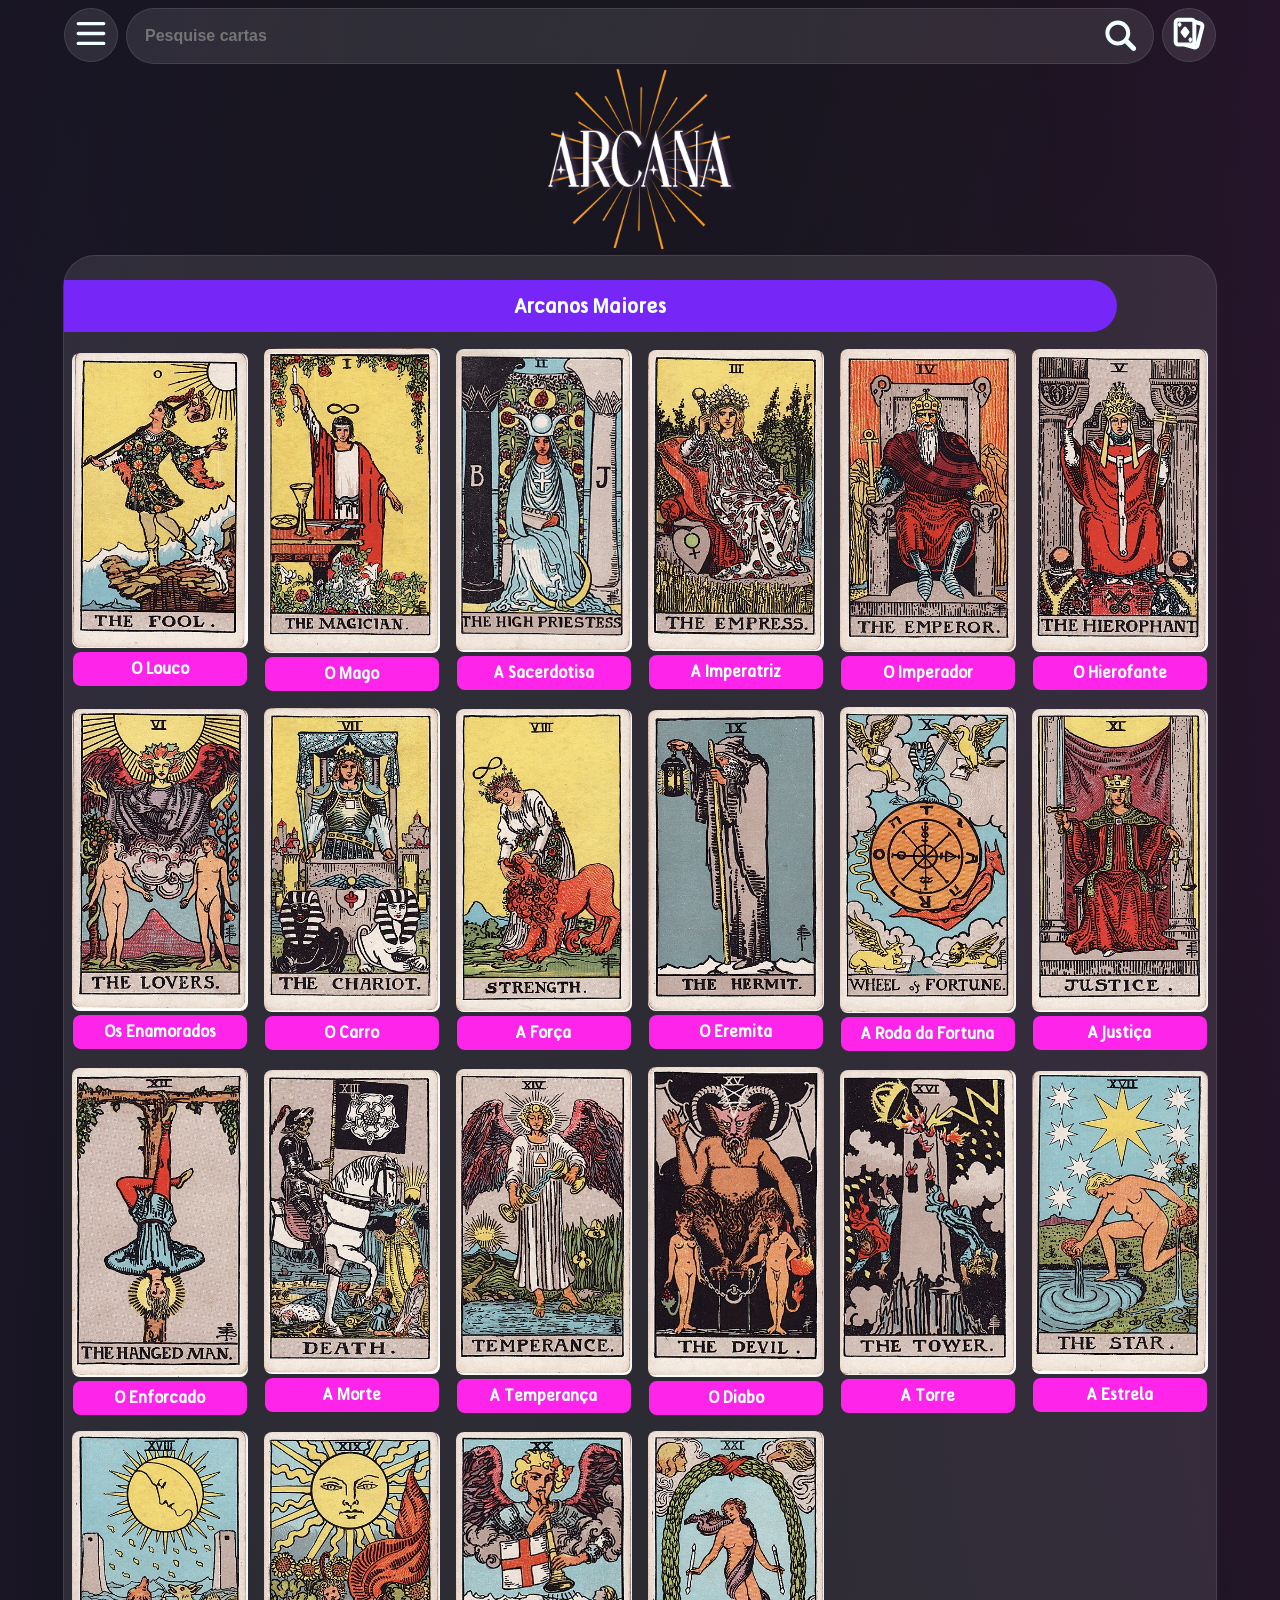
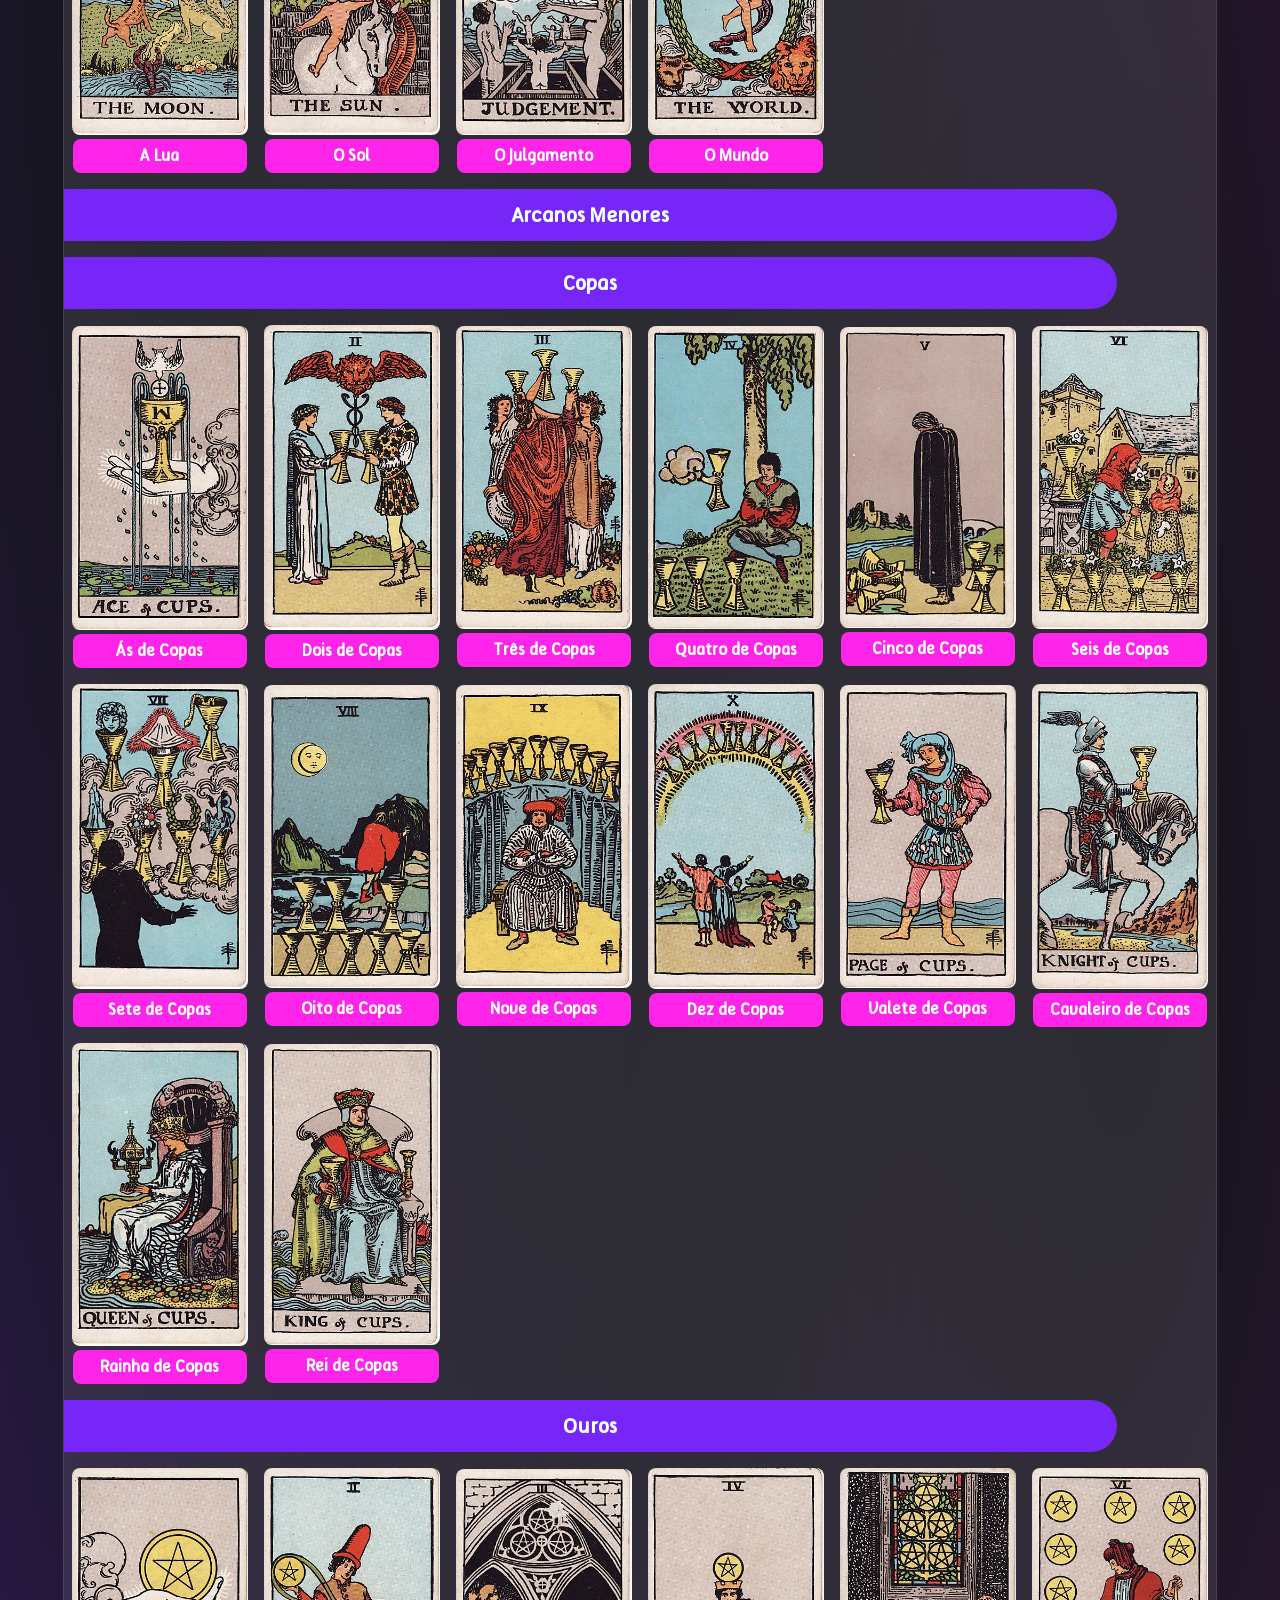
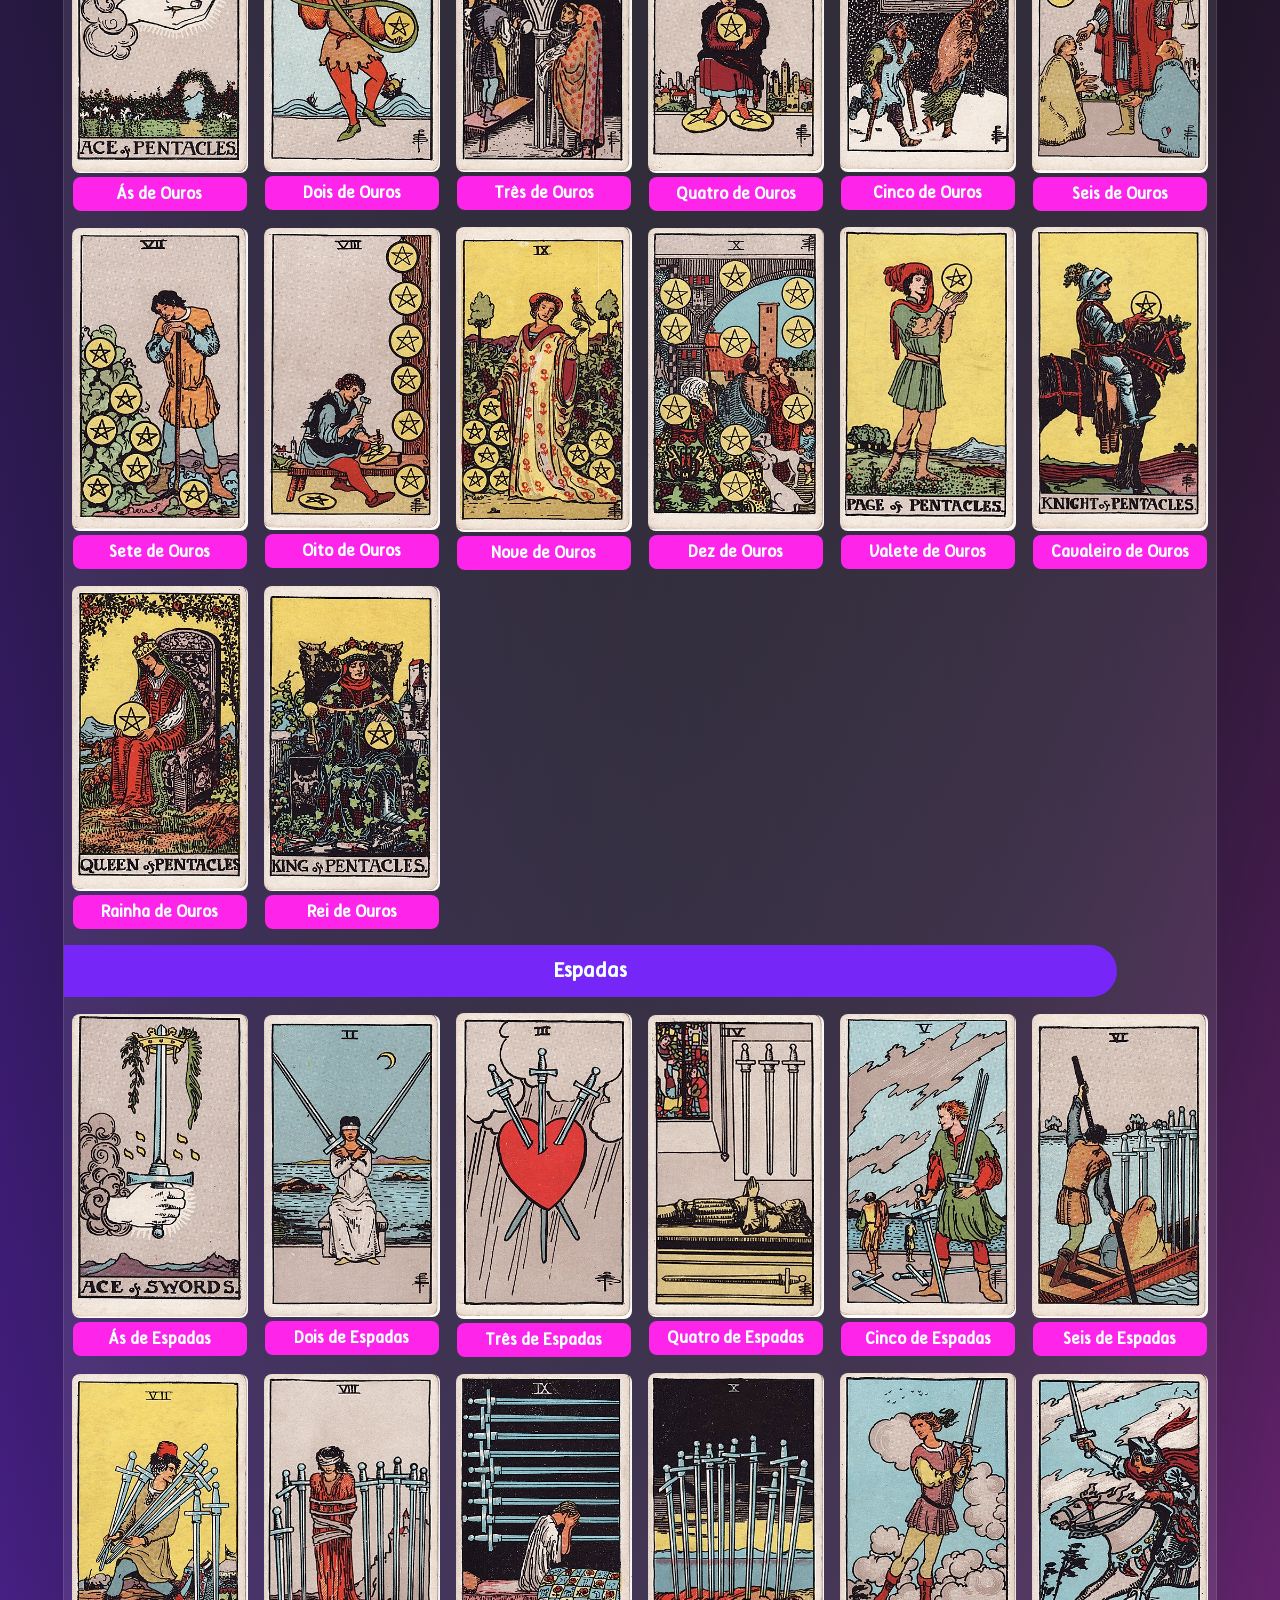
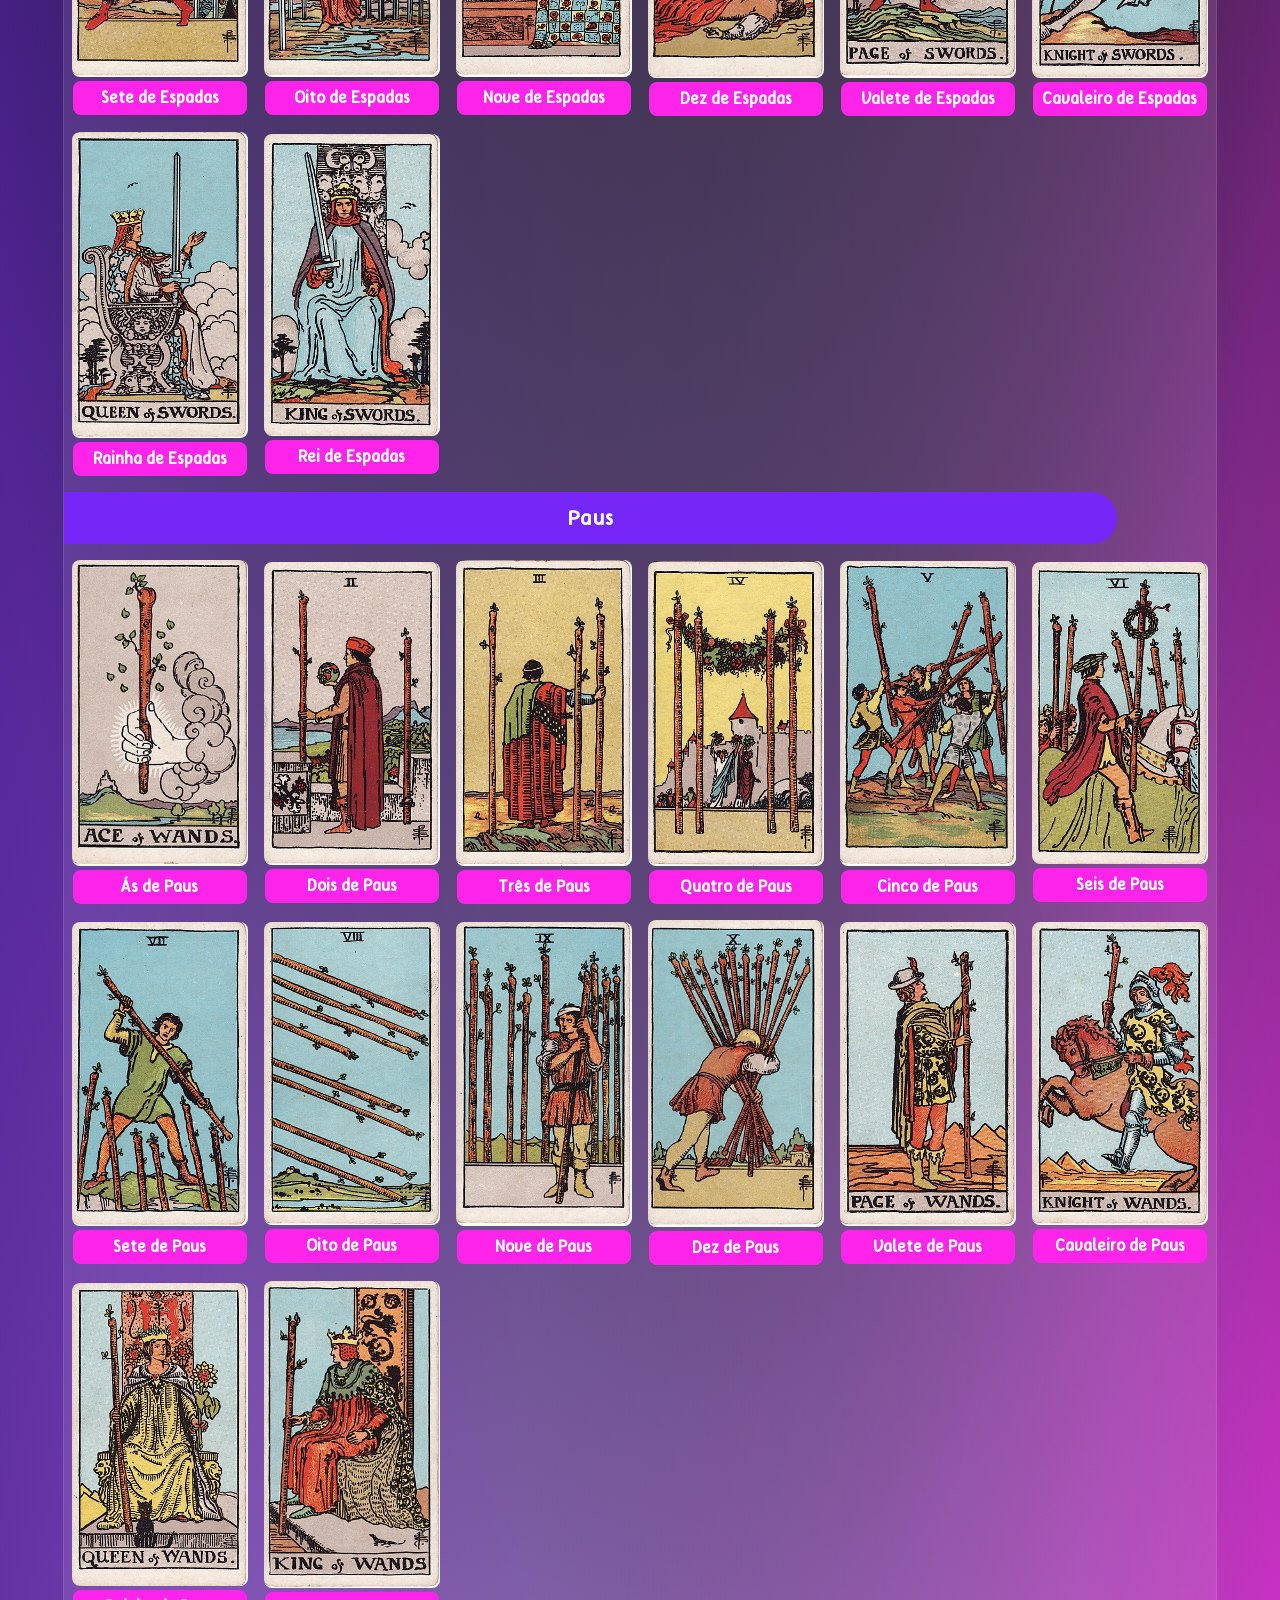
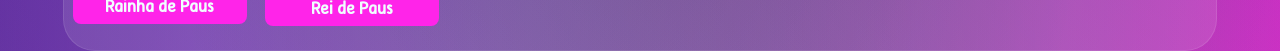
<file: index.html>
<!DOCTYPE html>
<html lang="pt-BR">

<head>
    <meta charset="UTF-8">
    <meta name="viewport" content="width=device-width, initial-scale=1.0">
    <title>Arcana</title>
    <link rel="stylesheet" href="css/style.css">
</head>

<body>
    <div id="header">
        <div id="header-container">
            <div id="header-buttons">
                <button id="menu-button"><img class="icon" src="icons/menu.svg"></button>
                <div id="search-container">
                    <input id="search-bar" type="text" placeholder="Pesquise cartas" autocomplete="off"></input>
                    <img id="search-icon" src="icons/lupinha.svg">
                </div>
                <button id="toggle-button"><img class="icon" src="icons/cards.svg"></button>
            </div>
            <div id="search-results" class="hidden"></div>
            <div id="menu" class="hidden">
                <a href="game.html">Tirar cartas</a>
                <a href="about.html">Sobre</a>
            </div>
        </div>

        <div id="logo-container">
            <img id="bg" src="images/logoBg.png">
            <img id="fg" src="images/logoFg.png">
        </div>
    </div>

    <script src="scripts/tarotCards.js"></script>
    <script src="scripts/index.js"></script>
</body>

</html>
</file>
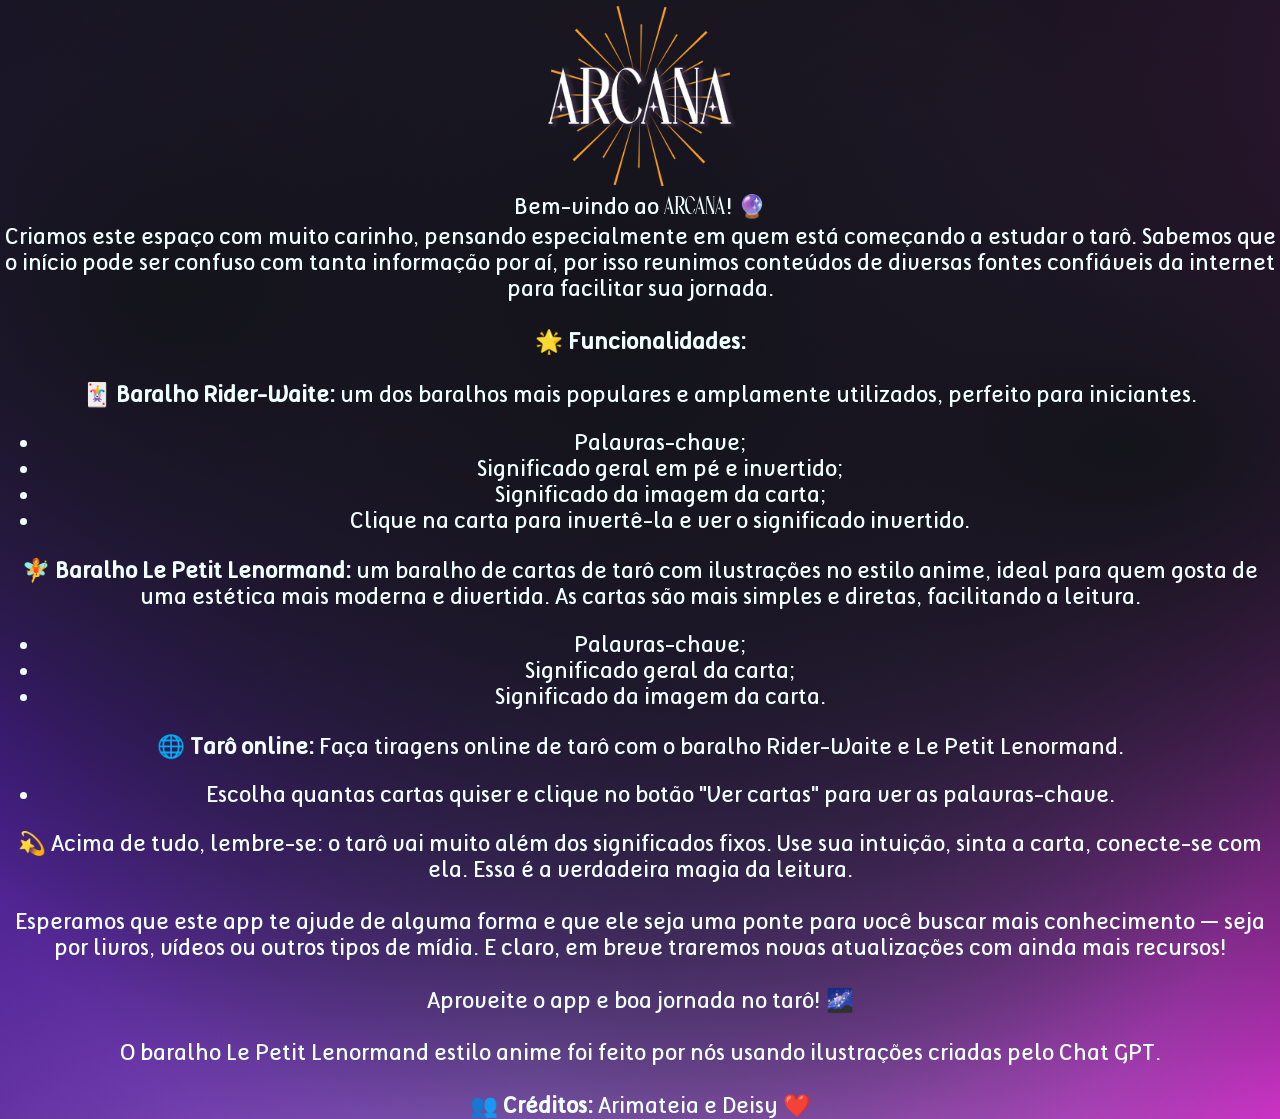
<file: about.html>
<!DOCTYPE html>
<html lang="pt-BR">

<head>
    <meta charset="UTF-8">
    <meta name="viewport" content="width=device-width, initial-scale=1.0">
    <title>Arcana - Sobre</title>
    <link rel="stylesheet" href="css/style.css">
</head>

<body>
    <div id="header">
        <div id="logo-container">
            <img id="bg" src="images/logoBg.png">
            <img id="fg" src="images/logoFg.png">
        </div>
    </div>
    <div class="instruction-message">
        Bem-vindo ao <span style="font-family: 'StarlightRune'; font-size: 20pt;">ARCANA</span>! 🔮<br>
        Criamos este espaço com muito carinho, pensando especialmente em quem está começando a estudar o tarô.
        Sabemos que o início pode ser confuso com tanta informação por aí, por isso reunimos conteúdos de diversas
        fontes confiáveis da internet para facilitar sua jornada.
        <br><br>
        <b>🌟 Funcionalidades:</b><br><br>

        <b>🃏 Baralho Rider-Waite:</b> um dos baralhos mais populares e amplamente utilizados, perfeito para
        iniciantes.<br>

        <ul>
            <li>Palavras-chave;</li>
            <li>Significado geral em pé e invertido;</li>
            <li>Significado da imagem da carta;</li>
            <li>Clique na carta para invertê-la e ver o significado invertido.</li>
        </ul>

        <b>🧚 Baralho Le Petit Lenormand:</b> um baralho de cartas de tarô com ilustrações no estilo anime, ideal
        para quem gosta de uma estética mais moderna e divertida. As cartas são mais simples e diretas, facilitando a
        leitura.<br>

        <ul>
            <li>Palavras-chave;</li>
            <li>Significado geral da carta;</li>
            <li>Significado da imagem da carta.</li>
        </ul>

        <b>🌐 Tarô online:</b> Faça tiragens online de tarô com o baralho Rider-Waite e Le Petit Lenormand.<br>
        <ul><li>Escolha quantas cartas quiser e clique no botão "Ver cartas" para ver as palavras-chave.</li></ul>

        💫 Acima de tudo, lembre-se: o tarô vai muito além dos significados fixos. Use sua intuição, sinta a carta,
        conecte-se com ela. Essa é a verdadeira magia da leitura.
        <br><br> Esperamos que este app te ajude de alguma
        forma e que ele seja uma ponte para você buscar mais conhecimento — seja por livros, vídeos ou outros tipos de
        mídia. E claro, em breve traremos novas atualizações com ainda mais recursos!
        <br><br> Aproveite o app e boa
        jornada no tarô! 🌌
        <br><br> O baralho Le Petit Lenormand estilo anime foi feito por nós usando ilustrações
        criadas pelo Chat GPT.
        <br><br> <b>👥 Créditos:</b> Arimateia e Deisy ❤️
    </div>
    <script src="scripts/tarotCards.js"></script>
</body>

</html>
</file>
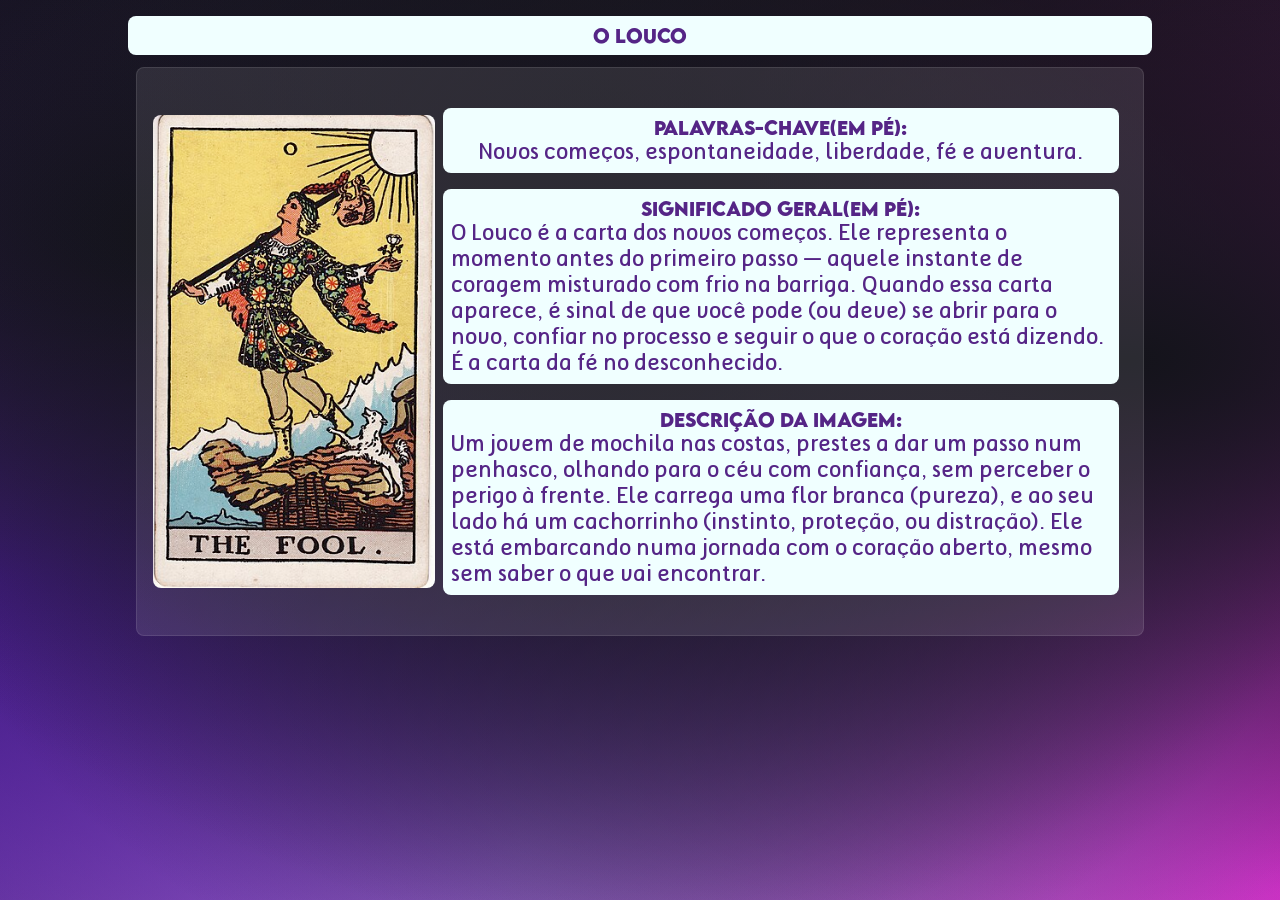
<file: cardview.html>
<!DOCTYPE html>
<html lang="pt-BR">

<head>
    <meta charset="UTF-8">
    <meta name="viewport" content="width=device-width, initial-scale=1.0">
    <title>Arcana</title>
    <link rel="stylesheet" href="css/style.css">
</head>

<body>
    <script src="scripts/tarotCards.js"></script>
    <script src="scripts/cardview.js"></script>
</body>

</html>
</file>
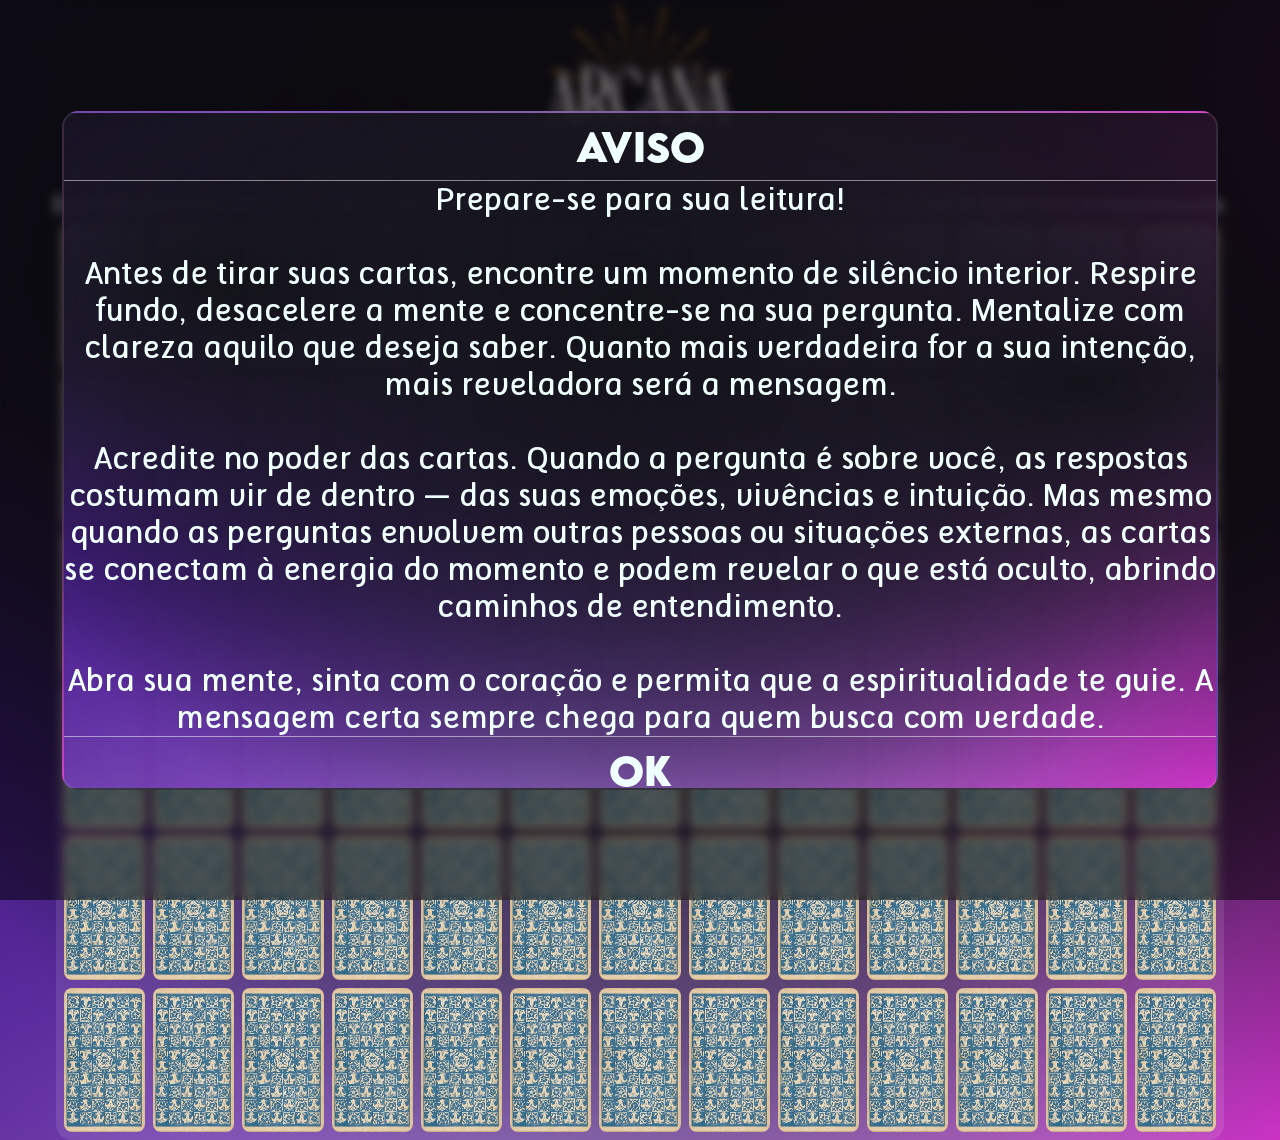
<file: game.html>
<!DOCTYPE html>
<html lang="pt-BR">

<head>
    <meta charset="UTF-8">
    <meta name="viewport" content="width=device-width, initial-scale=1.0">
    <title>Arcana - Tarô online</title>
    <link rel="stylesheet" href="css/style.css">
</head>

<body>
    <div id="header">
        <div id="logo-container">
            <img id="bg" src="images/logoBg.png">
            <img id="fg" src="images/logoFg.png">
        </div>
    </div>
    <div id="instruction-message" class="instruction-message">
        Escolha quantas cartas quiser e clique no botão "Ver cartas" para ver as palavras-chave e fazer sua
        interpretação.
    </div>
    <button id="draw-button" class="hidden">Ver cartas</button>
    <div id="game-container">
        <div id="game-grid"></div>
        <div id="slider" class="hidden">
            <div id="slider-container"></div>
            <img id="prev-button" src="icons/angle-left.svg">
            <img id="next-button" src="icons/angle-right.svg">
        </div>
    </div>
    <button id="copy-prompt-button" class="hidden">Copiar prompt para interpretar com inteligência artificial</button>
    <button id="restart-button" class="transparent-button hidden">Recomeçar</button>

    <div id="dialog-container" class="hidden">
        <div id="instruction-dialog">
            <span class="instruction-message">
                <div id="dialog-title">AVISO</div>
                Prepare-se para sua leitura!<br><br>

                Antes de tirar suas cartas, encontre um momento de silêncio interior. Respire fundo, desacelere a mente
                e
                concentre-se na sua pergunta. Mentalize com clareza aquilo que deseja saber. Quanto mais verdadeira for
                a
                sua intenção, mais reveladora será a mensagem.<br><br>

                Acredite no poder das cartas. Quando a pergunta é sobre você, as respostas costumam vir de dentro — das
                suas
                emoções, vivências e intuição. Mas mesmo quando as perguntas envolvem outras pessoas ou situações
                externas,
                as cartas se conectam à energia do momento e podem revelar o que está oculto, abrindo caminhos de
                entendimento.<br><br>

                Abra sua mente, sinta com o coração e permita que a espiritualidade te guie.
                A mensagem certa sempre chega para quem busca com verdade.
                <div id="ok-button">Ok</div>
            </span>
        </div>

    </div>

    <script src="scripts/tarotCards.js"></script>
    <script src="scripts/game.js"></script>
</body>

</html>
</file>
<file: css/style.css>
:root {
    --text-color: #552586;
    --gradient-0: hsla(240, 15%, 9%, 1);
    --gradient-1: hsla(263, 93%, 56%, 1);
    --gradient-2: rgb(192, 160, 204);
    --gradient-3: hsla(306, 100%, 57%, 1);
}

@font-face {
    font-family: 'StarlightRune';
    src: url('Starlight.ttf') format('truetype');
}

@font-face {
    font-family: 'Tellural';
    src: url('Tellural.ttf') format('truetype');
}

@font-face {
    font-family: 'LemonMilk';
    src: url('LemonMilkBold.otf') format('opentype');
}

body {
    margin: 0;
    font-family: 'Tellural';
    background-color: var(--gradient-0);
    background-image: radial-gradient(at 88% 40%,
            var(--gradient-0) 0px,
            transparent 85%),
        radial-gradient(at 49% 30%, var(--gradient-0) 0px, transparent 85%),
        radial-gradient(at 14% 26%, var(--gradient-0) 0px, transparent 85%),
        radial-gradient(at 0% 64%, var(--gradient-1) 0px, transparent 85%),
        radial-gradient(at 41% 94%, var(--gradient-2) 0px, transparent 85%),
        radial-gradient(at 100% 99%, var(--gradient-3) 0px, transparent 85%);
    display: flex;
    flex-direction: column;
    align-items: center;
    justify-content: start;
    min-height: 100vh;
    overflow-y: scroll;
}

body::-webkit-scrollbar {
    display: none;
}

#header,
#menu {
    display: flex;
    flex-direction: column;
    align-items: center;
    justify-content: center;
    width: 95%;
}

#header-container {
    margin-top: 8px;
    display: flex;
    flex-direction: column;
    align-items: end;
    width: 100%;
}

#header-buttons {
    display: flex;
    flex-direction: row;
    gap: 8px;
    width: 100%;
    height: 5vh;
    padding-bottom: 1px;
}

#header-buttons button,
#header-buttons div,
#search-results,
#menu a,
#draw-button,
#restart-button,
#copy-prompt-button,
.details-container,
.main {
    background-color: rgba(255, 255, 255, 0.1);
    border: solid 1px rgba(255, 255, 255, 0.1);
    border-radius: 32px;
    height: 100%;
}

#header-buttons button {
    aspect-ratio: 1;
    border-radius: 50%;
}

#menu {
    width: 100%;
    height: 100%;
    margin-top: 2px;
    animation: grow 0.2s ease-in forwards;
    transform-origin: top;
}

#menu.hidden {
    display: none;
}

#menu a {
    display: flex;
    justify-content: center;
    align-items: center;
    font-size: 1.5em;
    color: azure;
    text-decoration: none;
    border-radius: 0;
    padding: 8px;
    width: 100%;
}

#search-container {
    display: flex;
    flex-direction: row;
    align-items: center;
    justify-content: center;
    width: 100%;
}

#search-bar {
    width: 100%;
    font-size: 1em;
    font-weight: bold;
    color: azure;
    background: transparent;
    border: none;
    margin-left: 16px;
}

#search-bar:focus {
    outline: none;
    background: transparent;
}

#search-icon {
    height: 60%;
    margin-right: 16px;
}

#search-results {
    width: 100%;
    max-height: 25vh;
    overflow-y: auto;
    border-radius: 16px;
    margin-top: 2px;
    animation: grow 0.2s ease-in forwards;
    transform-origin: top;
    
}

#search-results::-webkit-scrollbar {
    display: none;
}

#search-results div {
    border: solid 1px rgba(255, 255, 255, 0.1);
    padding: 4px;
    font-size: 1.5em;
    text-align: center;
    color: azure;
}

.icon {
    height: 65%;
}

#logo-container {
    width: 50vw;
    height: 50vw;
    position: relative;
}

#bg,
#fg {
    position: absolute;
    top: 0;
    left: 0;
    width: 100%;
    height: 100%;
}

#bg {
    z-index: 1;
    rotate: 0deg;
    animation: fullRotate 10s linear infinite;
}

#fg {
    z-index: 2;
}

@keyframes fullRotate {
    to {
        rotate: 359deg;
    }
}

.main {
    display: flex;
    flex-direction: column;
    width: 100vw;
    padding: 16px 0;
    border-radius: 32px;
}

.one-more-container {
    width: 90%;
}

.card-container {
    display: flex;
    flex-direction: column;
    justify-content: center;
    align-items: center;
    text-align: center;
    gap: 4px;
    margin: 8px;
    opacity: 0;
    animation: fadeIn 0.5s ease-in forwards;
}

.content {
    display: grid;
    grid-template-columns: repeat(2, 1fr);
    animation: fadeIn 0.5s linear forwards;
}

.card-details, .details-container {
    display: flex;
    flex-direction: column;
    justify-content: center;
    align-items: center;
}

.details-container {
    padding: 16px;
    border-radius: 8px;
}

@keyframes fadeIn {
    to {
        opacity: 1;
    }
}

.hidden,
.cards.hidden {
    display: none;
}

.card-title,
.label {
    display: flex;
    justify-content: center;
    align-items: center;
    font-weight: bold;
    color: azure;
    padding: 8px;
}

.card-title {
    background-color: var(--gradient-3);
    border-radius: 8px;
    width: 90%;
}

.label {
    background-color: var(--gradient-1);
    border-radius: 0 32px 32px 0;
    height: 4vh;
    width: 90%;
    font-size: 1.25em;
    margin: 8px 0;
    transition: all 0.3s ease;
}

.label.closed {
    width: 70%;
    background-color: var(--gradient-2);
}

.card {
    display: flex;
    border: none;
    border-radius: 8px;
    width: 100%;
}

.card.big {
    width: 85vw;
    transition: transform 0.8s;
}

.card.medium {
    width: 55vw;
    transition: transform 0.8s;
}

.card.reversed {
    transform: rotate(180deg);
    transition: transform 0.8s;
}

.box.title {
    font-family: 'LemonMilk';
    font-size: 0.8em;
}

.box.text {
    display: flex;
    flex-direction: column;
    justify-content: center;
    align-items: center;
    background-color: azure;
    border-radius: 8px;
    font-size: 1.4em;
    color: var(--text-color);
    text-align: left;
    padding: 8px;
    margin: 8px;
    width: 100%;
}

#back {
    display: flex;
    justify-content: center;
    align-items: center;
    font-size: 2em;
    color: azure;
    width: 15vw;
}

#card-name {
    font-size: 2em;
}

@keyframes grow {
    0% {
        transform: scaleY(0);
    }

    100% {
        transform: scaleY(1);
    }
}

.instruction-message {
    text-align: center;
    font-size: 1.4em;
    color: azure;
    width: 100%;
    height: 100%;
}

#dialog-container {
    display: flex;
    flex-direction: column;
    justify-content: center;
    align-items: center;
    width: 100vw;
    height: 100vh;
    position: fixed;
    top: 0;
    left: 0;
    background-color: rgba(0, 0, 0, 0.5);
    backdrop-filter: blur(5px);
    z-index: 1000;
}

#dialog-container.hidden {
    display: none;
}

#instruction-dialog {
    font-size: 1.4em;
    text-align: center;
    max-width: 90vw;
    max-height: 75vh;
    background-image: radial-gradient(at 88% 40%,
            var(--gradient-0) 0px,
            transparent 85%),
        radial-gradient(at 49% 30%, var(--gradient-0) 0px, transparent 85%),
        radial-gradient(at 14% 26%, var(--gradient-0) 0px, transparent 85%),
        radial-gradient(at 0% 64%, var(--gradient-1) 0px, transparent 85%),
        radial-gradient(at 41% 94%, var(--gradient-2) 0px, transparent 85%),
        radial-gradient(at 100% 99%, var(--gradient-3) 0px, transparent 85%);
    border: 2px solid rgba(255, 255, 255, 0.1);
    border-radius: 16px;
    overflow-y: auto;
}

#dialog-title, #ok-button {
    text-align: center;
    font-size: 1.2em;
    border-bottom: 1px solid rgba(255, 255, 255, 0.5);
    color: azure;
    font-family: "LemonMilk";
    padding-bottom: 8px;
    padding-top: 8px;
}

#ok-button {
    border: none;
    border-top: 1px solid rgba(255, 255, 255, 0.5);
}

#draw-button, #restart-button, #copy-prompt-button {
    color: azure;
    font-family: "LemonMilk";
    font-size: 1em;
    padding: 8px;
    margin: 8px;
}

#draw-button.hidden {
    display: none;
}

#game-container {
    overflow: auto;
    max-width: 100vw;
    background-color: rgba(255, 255, 255, 0.1);
    border-radius: 16px;
}

#game-grid {
    display: grid;
    grid-template-columns: repeat(6, 1fr);
    gap: 8px;
    margin: 8px;
    width: 90vw;
}

#game-grid.hidden {
    display: none;
}

#cards-view {
    display: flex;
    flex-direction: row;
    justify-content: start;
    align-items: start;
    overflow-x: auto;
}

#slider {
    position: relative;
    width: 100vw;
    max-width: 100%;
    overflow: hidden;
}

#slider-container {
    width: 100%;
    justify-content: center;
    align-items: center;
    display: flex;
}

#prev-button,
#next-button {
    position: absolute;
    top: 50%;
    transform: translateY(-50%);
    z-index: 10;
    background: none;
    color: azure;
    border: none;
    border-radius: 50%;
    width: 48px;
    height: 48px;
    font-size: 1.5em;
    cursor: pointer;
}

#prev-button {
    left: 8px;
}

#next-button {
    right: 8px;
}

.card-wrapper {
    display: flex;
    perspective: 1000px;
    aspect-ratio: 9 / 16;
    transform: rotateZ(0deg);
    transition: transform 0.8s;
}

.card-inner {
    position: relative;
    width: 100%;
    height: 100%;
    transform-style: preserve-3d;
    cursor: pointer;
    transition: transform 0.8s;
}

.card-wrapper.flipped .card-inner {
    transform: rotateY(180deg);
}

.card-wrapper.reversed {
    transform: rotateZ(180deg);
    transition: transform 0.8s;
}

.card-front,
.card-back {
    position: absolute;
    width: 100%;
    height: 100%;
    backface-visibility: hidden;
    border-radius: 8px;
    overflow: hidden;
}

.card-front {
    transform: rotateY(180deg);
}

.card-front img,
.card-back img {
    width: 100%;
    height: 100%;
}

@media (min-width: 600px) and (max-width: 1280px) {
    .card.big {
        width: 75%;
    }
    
    .content {
        grid-template-columns: repeat(4, 1fr);
    }
    
    #logo-container {
        width: 35vw;
        height: 35vw;
    }

}

@media (min-width: 1280px) {
    #slider {
        width: 60vw;
    }

    .one-more-container {
        width: 80%;
    }

    #header-buttons {
        height: 6vh;
    }

    #header, .main {
        width: 90%;
    }

    #logo-container {
        width: 15vw;
        height: 15vw;
    }

    .details-container {
        flex-direction: row;
    }

    .card-details {
        margin: 16px;
    }

    .card.big {
        width: 22vw;
    }
    
    .card.medium {
        width: 17vw;
    }

    #game-grid {
        grid-template-columns: repeat(13, 1fr);
    }

    .content {
        grid-template-columns: repeat(6, 1fr);
    }
}
</file>
